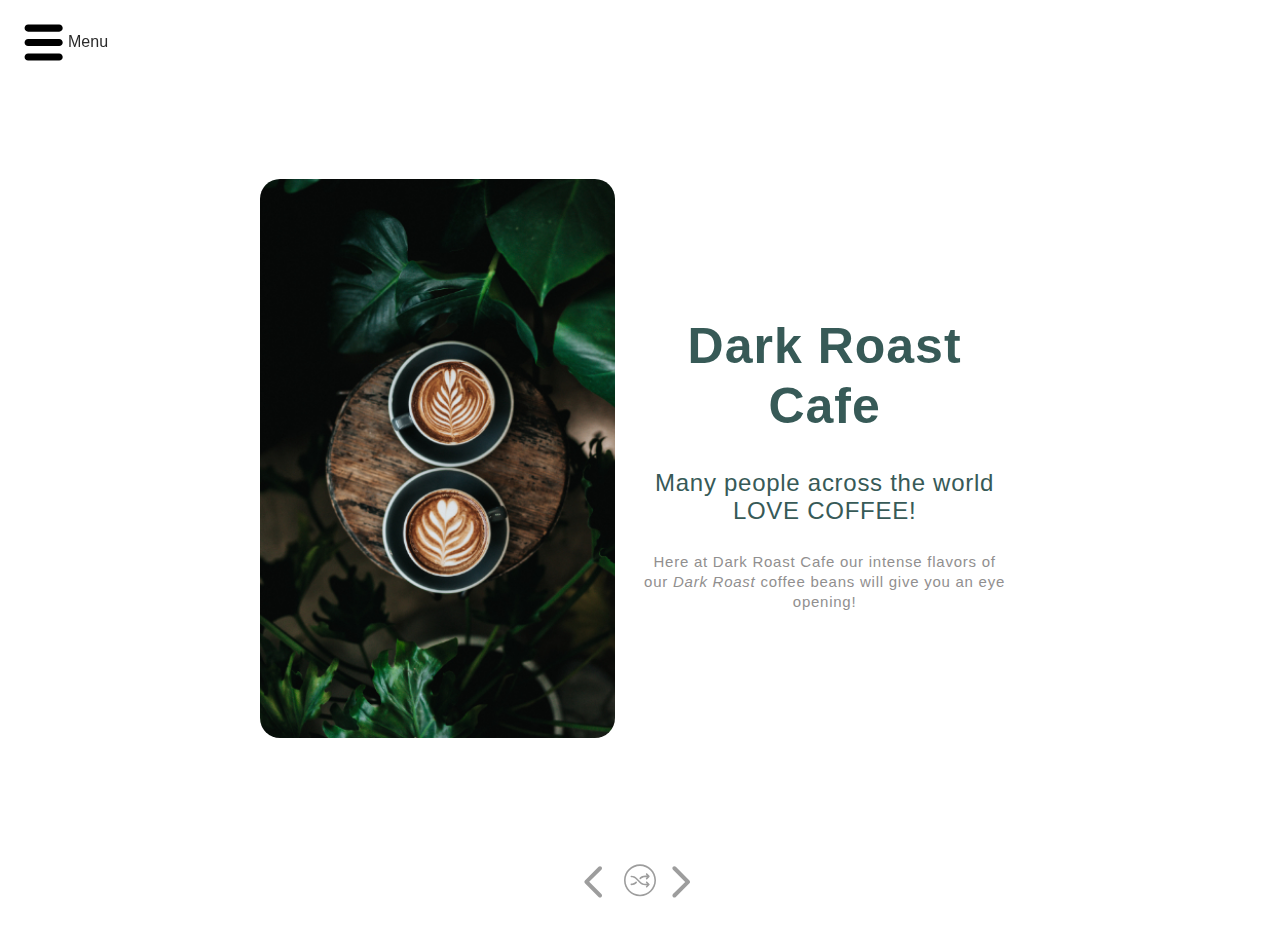
<file: index.html>
<!DOCTYPE html>
<html lang="en">
<head>
    <meta charset="UTF-8">
    <meta http-equiv="X-UA-Compatible" content="IE=edge">
    <meta name="viewport" content="width=device-width, initial-scale=1.0">
    <title>Dark_RoastCafe</title>

    <link href="./stylesheet.css" rel="stylesheet">

   

</head>




<body>

<nav>

<a href="shop.html">Home</a>
<a href="order.html">Order</a>
<a href="about.html">About</a>
<a href="contact.html">Contact</a>
<a href="#">Buy</a>

</nav>

<main>

    <a href="#" class="toggle-nav">
       <img src="./Icons/menu 1.svg" width="39px" alt="">Menu
    </a>


<section>

    <div class="container">
    <div class="images">
           
        <img src="./img/image1.jpg" class="image1" width="388px" height="559px" alt="">
        <img src="./img/image2.jpg" class ="image2" width="388px" height="559px" alt="">
        <img src="./img/image3.jpg" class ="image3" width="388px" height="559px" alt="">
        <img src="./img/image4.jpg" class ="image4" width="388px" height="559px" alt="">
        <img src="./img/image5.jpg" class ="image5" width="388px" height="559px" alt="">
        <img src="./img/image6.jpg" class ="image6" width="388px" height="559px" alt="">
        
    </div>
  </div> 



<content>


<div class="wrapper">
    <div class="content-container">
        <div class="slider">
            <div class="slide">

                <h1>
                    Dark Roast Cafe
                </h1>
            
                <h2>
                    Many people across the world <b>LOVE COFFEE</b>!
                </h2>
            
                <p>
                    Here at Dark Roast Cafe our <b>intense</b> flavors of our <b><em>Dark Roast</em></b>  
                    coffee beans will give you an eye opening!
                </p> 
            </div>


            <div class="slide">

                <h2>
                    <b>"<em>Coffee</em></b> is what brings
                    us
                    <b>Together"</b>
                                
                </h2>

            </div>

            <div class="slide">
                <h2>
                    <b>Become</b> your very own <b>BARISTA!</b>
        
                </h2>
        
                <p>
                    Pick your own Coffee beans and will Freshly 
                    ground them just for you
                </p>
                <p>
        Will even <b>Deliver</b> it!
                </p>
        <div>
        
            <a href="./order.html"> TRY IT</a>

            </div>
        
            
            </div>

            <div class="slide">
                <h1><b>Old Fashion</b></h1>

                <h2> Pecan Pie Cold Brew !</h2>
                    <p>Our<em> earthy flavor </em>
                 <b>Brazialian</b> coffee beans, with the flavor of that traditional slice of <b><em>Pecan Pie</em></b>. 
                 </p>
                 <p>Who doesn't like that feeling of autum fall
                     <em>coziness</em> </p>
             
            </div>


            <div class="slide">

                <h1> <b>NEW</b></h1>
                   <h2>Dark Chocolate Raspberry Finish
                </h2>
                <p>
                    A roasted Cold Brew with a 
                    twisted finish of<b> Dark Chocolate and Raspberry liquor</b>, 
                    to help you <em>relax</em> after a long day 
        </p> 
        
        
            </div>


            <div class="slide">

                <h2> <b>INVENTING</b>
                    is our specialty
                </h2>
                <p>
                    To our simple Cold Brew 
        to a innovative
        Dark Chocolate Raspberry
        Finish
        </p>
        
        <p>
        We got you <b>Coverd</b>!
                </p>
            </div>

        </div>

    

    </div>

</div>



</content>




</section> 




<footer>

    <div class="icons">
        <img src="./Icons/arrow (L)gray.svg"  class="prev" width="40px" height="56" alt="">
        <img src="./Icons/random (gray).svg" class="random" width="40px" height="56" alt="">
        <img src="./Icons/arrow (R)gray.svg" class="next" width="40px" height="56" alt=""> 
    </div>

</footer>


</main>



<script src="./menu.js"></script>
<script src="./slides.js"></script>
<script src="./contentslides.js"></script>


    
</body>
</html>
</file>
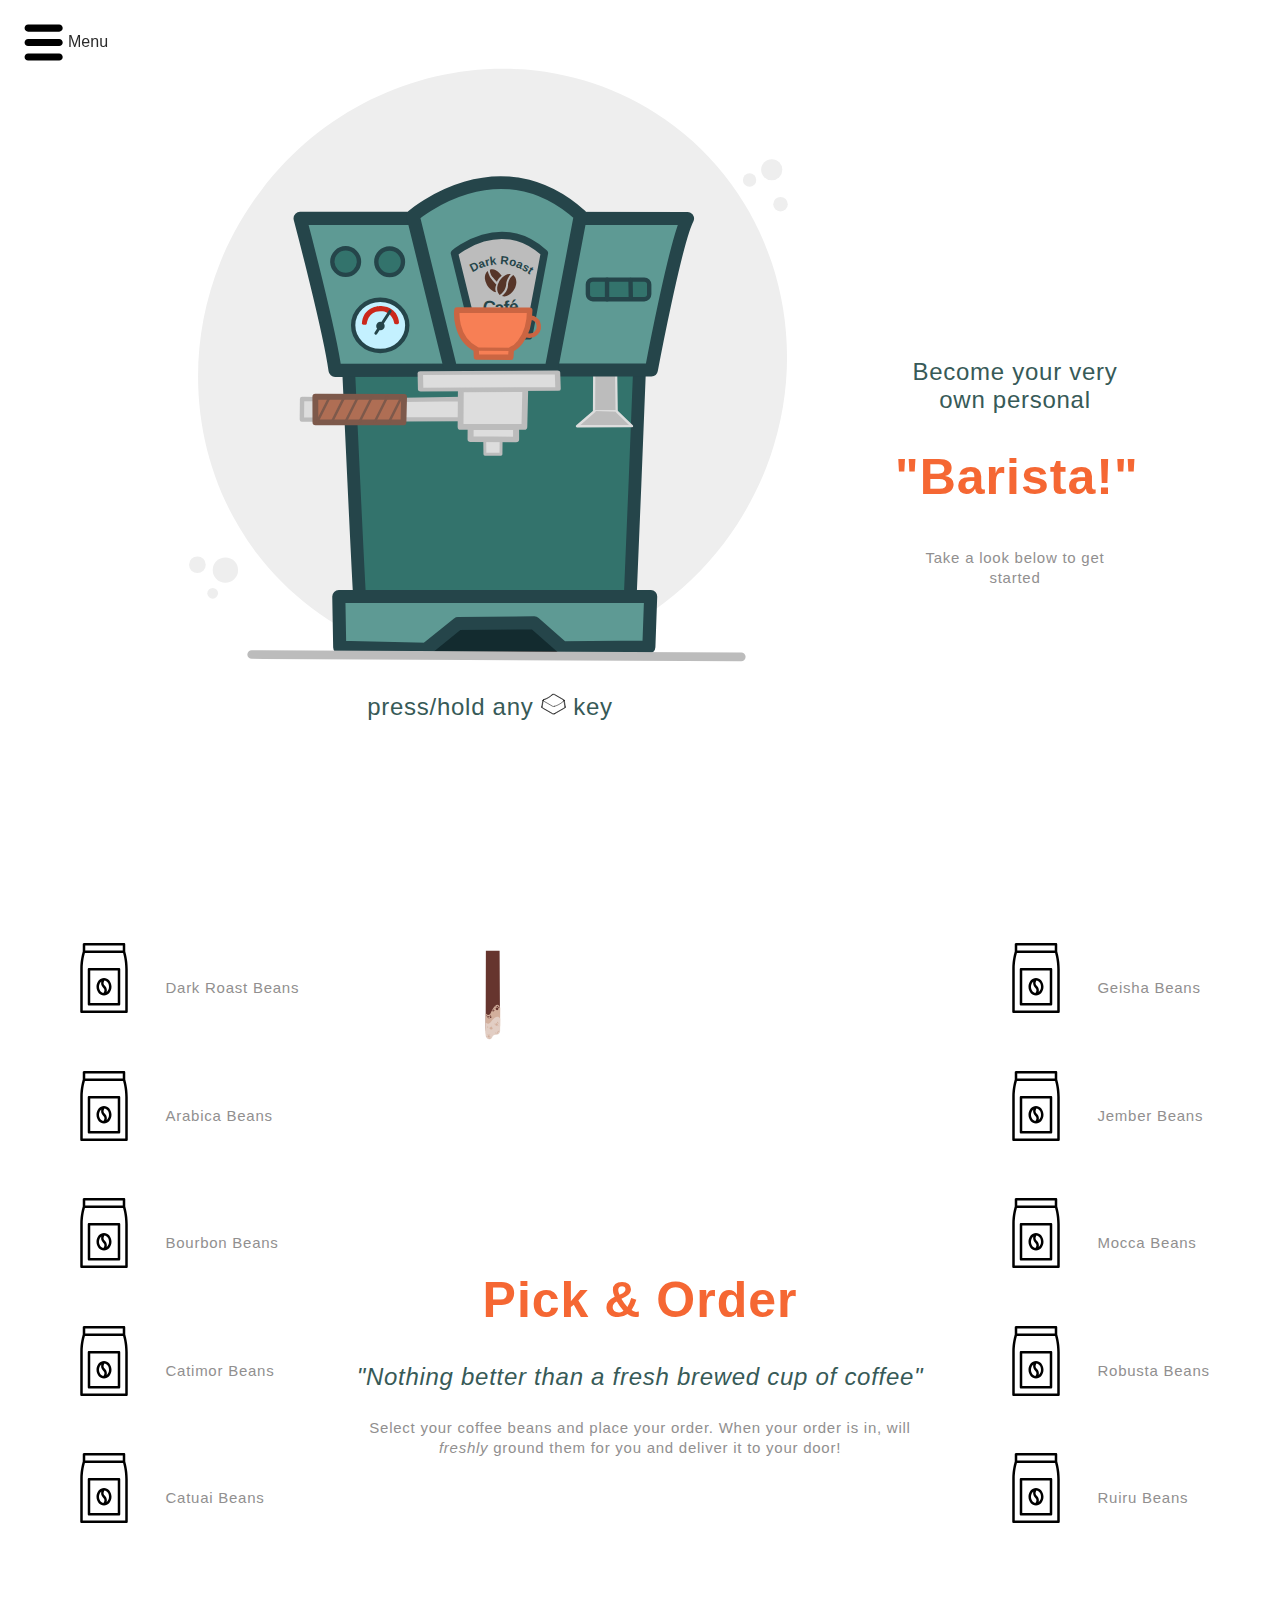
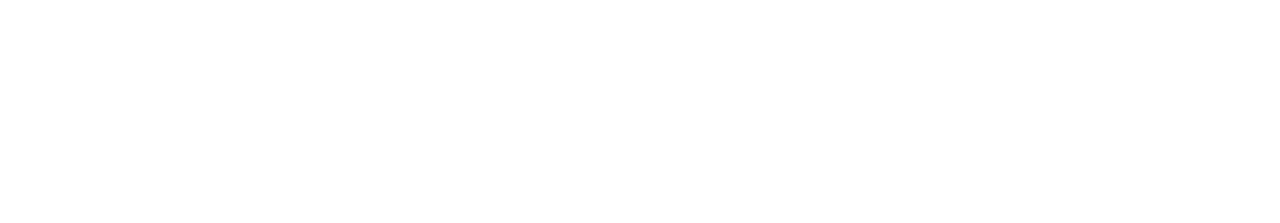
<file: order.html>
<!DOCTYPE html>
<html lang="en">
<head>
    <meta charset="UTF-8">
    <meta http-equiv="X-UA-Compatible" content="IE=edge">
    <meta name="viewport" content="width=device-width, initial-scale=1.0">
    <title>Dark_RoastCafe-Order</title>

<link rel="stylesheet" href="./order.css">

</head>
<body>
    
    <nav>
        <a href="./index.html">Home</a>
        <a href="order.html">Order</a>
        <a href="about.html">About</a>
        <a href="contact.html">Contact</a>
        <a href="#">Buy</a>
        
        </nav>


        
        <main>
        


            <a href="#" class="toggle-nav">
               <img src="./Icons/menu 1.svg" width="39px" alt="">Menu
            </a>









<!-- FIRST SECTION -->



            


    <section>


       


        <div class="coffee-machine">
          
            <div class="machine">
                <img src="./Icons/coffee machine .svg" class="coffee-machine" width="650px" alt="">
                <div id="coffee-liquid">
                </div>
                <div id="handle"> <img src="./Icons/handle .svg" width="320px" alt=""></div>
                 <div id="cup"></div>
                 <div>
                    <h2>press/hold any <img src="./Icons/noun-key.svg" width="25px" alt=""> key</h2>
                </div>

                 <div class="vapour">
                    <span style="--v:1;"></span>
                    <span style="--v:2;"></span>
                    <span style="--v:5;"></span>
                    <span style="--v:4;"></span>
                    <span style="--v:10;"></span>
                    <span style="--v:7;"></span>
                    <span style="--v:11;"></span>
                    <span style="--v:8;"></span>
                    <span style="--v:9;"></span>
                    <span style="--v:6;"></span>
                    <span style="--v:3;"></span>
                    <span style="--v:12;"></span>
                </div>

            </div>
            
        </div>





<!-- BECOME A BARISTA CONTAINER -->



        <div class="machine-heading2">

            <div class="barista-container">
                
            <h2>Become your very own personal</h2>
         <h1>"Barista!"</h1>

         <p> Take a look below to get started</p>
        
            </div>

            </div>



    </section>







<!-- SECOND SECTION -->






<section> 



    <div class="list-container">
        
        <ul>
            <li>
                <div class="coffeeBag1">
                    <div id="bagIcon1" class="icon"></div>
                    <p>Dark Roast Beans</p>               
                </div>

            </li>
            
            <li>
                <div class="coffeeBag1">
                    <div id="bagIcon2" class="icon"></div>
                    <p>Arabica Beans</p>
                </div>
            </li>

            <li>
                <div class="coffeeBag1">
                    <div id="bagIcon3" class="icon"></div>
                    <p>Bourbon Beans</p>
                </div>
            </li>

            <li>
                <div class="coffeeBag1">
                    <div id="bagIcon4" class="icon"></div>
                    <p>Catimor Beans</p>
                </div>
            </li>

            <li>
                <div class="coffeeBag1">
                    <div id="bagIcon5" class="icon"></div>
                    <p>Catuai Beans</p>
                </div>
            </li>
        

        </ul>
    
    
            

    

    </div>

    





<div>
    <article>






       <div class="content-container">
           <div class="content">
               <h1>Pick & Order</h1>
               <h2><em>"Nothing better 
                   than a fresh brewed cup of coffee"</em>
               </h2>
               
               <p>Select your <b>coffee beans</b> and place your order. When your order is in, will <em>freshly</em> ground them for you and deliver it to your door!</p>

           </div>


           
        </div>


       














    </article>

</div>







<div class="list-container2">
       
    <ul>
        <li>
            <div class="coffeeBag2">
                <div id="bagIcon6" class="icon"></div>
                <p>Geisha Beans</p>
            </div>
        </li>
        <li>
            <div class="coffeeBag2">
                <div id="bagIcon7" class="icon"></div>
                <p>Jember Beans</p>
            </div>
        </li>
        <li>
            <div class="coffeeBag2">
                <div id="bagIcon8" class="icon"></div>
                <p>Mocca Beans</p>
            </div>
        </li>
        <li>
            <div class="coffeeBag2">
                <div id="bagIcon9" class="icon"></div>
                <p>Robusta Beans</p>
            </div>
        </li>
        <li>
            <div class="coffeeBag2">
                <div id="bagIcon10" class="icon"></div>
                <p>Ruiru Beans</p>
            </div>
        </li>
       

    </ul>


        



</div>














</section>



<!-- FOOTER -->




<footer>

</footer>



</main>

<script src="./orderNAV.js"></script>
<script src="./coffeeCup.js"></script>
<script src="./coffee-liquid.js"></script>
<script src="./coffeeBag-ICON.js"></script>



</body>
</html>
</file>
<file: stylesheet.css>
@font-face {
    font-family: Nunito;
    src: url('https://fonts.googleapis.com/css2?family=Nunito:wght@700&family=Spartan&display=swap');
}

@font-face {
    font-family: Spartan;
    src: url('https://fonts.googleapis.com/css2?family=Nunito:wght@700&family=Spartan&display=swap');
}


/* BODY */


body {
	font-family: 'Nunito', sans-serif;
	font-size: 16px;
	line-height: 1.6;
	
	background-color: #ffffff;
	color: #2a2a2a;
  overflow-x: hidden;
}



/* NAVIGATION */



nav {
  position: fixed;
  top: 1;
  left: 1;
  width: 240px;
  height: 100vh;
  background-color: rgb(94, 154, 148);
  color: #ffffff;
  
  font-family: 'Nunito', sans-serif;;
  font-size: 24px;
  
  display: flex;
  flex-direction: column;
  justify-content: center;
}

nav a {
  color: #ffffff;
  text-decoration: none;
  margin: 5px 32px 5px 32px;
}







/* MAIN */





main {
    position:relative;
    z-index: index 1;
    background-color: #ffffff;
    min-height: 101vh;
    transition: transform 0.5s;
    
}


main.open {
    transform: translate(240px, 0);
}




/* TOGGLE */





a.toggle-nav {
    position: fixed;
    top: 0;
    left: 0;
    padding: 24px;
    text-decoration: none;
    color: #2a2a2a;
  }
  
  a.toggle-nav img {
    margin: 0 5px 0 0;
    vertical-align: middle;
  }






/* SECTION */







section {
    display:flex;
    align-items: center;
    justify-content: center;
    height: 100vh;
 
}


section div {
  width: 350px;
}





/* SECTION IMAGE LIST */





section .container{
border-radius: 20px;
  width: 335px;
  padding:0 20px 0 0px;
  margin: 0 10px 0 0;
  overflow: hidden;
}


.images {
  display: flex;
  
}







/* SECTION CONTENT */





.wrapper {
  width: 395px;
  padding: auto;
  margin:auto;
  overflow: hidden;
}



section .content-container {
  height: 539px;
  position: relative;
  margin: 10px;
}



.slider {
  display: flex;
  height: 100%;
  width: 650%;
  transition: all 0.3s;
  
  
}



.slide {
  flex-basis:100%;
  align-items: center;
  justify-content: center; 
  padding:auto;
  margin: auto;

}








/* CONTENT TEXT */







h1 {
  font-family: 'Nunito', sans-serif;
  font-style: normal;
font-weight: 800;
font-size: 50px;
line-height: 60px;
letter-spacing: .02em;
text-align: center;
color: rgba(55, 90, 87, 1);


}

h2 {
  font-family: 'Spartan', sans-serif;
font-weight: 120;
font-size: 24px;
line-height: 28px;
letter-spacing: .03em;
text-align: center;
color: #375A57;

}


p {
  font-family: 'Spartan', sans-serif;
  font-weight:120;
  font-size: 15px;
  line-height: 20px;
  text-align: center;
  letter-spacing: 0.05em;
  color: rgb(145, 143, 143);

  padding: 7px;
}






/* CONTENT BUTTON IMAGE 3 */



.slide a{
  
  margin-left: 115px;

}

content a:hover {
 background-color:rgb(245, 103, 51) ;
}

content a:active {
  background-color:rgb(197, 83, 41);
}



div a{
  
  position:absolute;
  width:140px;
  height:47px;
  
  background:rgb(247, 127, 85);
  border-radius:11px;
  border-style: hidden;

  font-family:'Spartan', sans-serif;
  font-style:normal;
  font-weight:800;
  font-size:24px;
  
  
  
  text-align: center;
  text-decoration: none;
  color: #FFFFFF;
  

}




a .slide :hover{
background-color:rgb(197, 102, 68) ;
}






/* FOOTER */






footer {
  position: absolute;
  bottom: 0;
  left: 0;
  width: 100%;
  padding-top: 20px;

  display: flex;
  justify-content: center;
  align-items: center;
  

}



footer img {
margin-top: 0 10px 0 10px;

}
</file>
<file: order.css>
@font-face {
    font-family: Nunito;
    src: url('https://fonts.googleapis.com/css2?family=Nunito:wght@700&family=Spartan&display=swap');
}

@font-face {
    font-family: Spartan;
    src: url('https://fonts.googleapis.com/css2?family=Nunito:wght@700&family=Spartan&display=swap');
}


/* BODY */


body {
	font-family: 'Nunito', sans-serif;
	font-size: 16px;
	line-height: 1.6;
	
	background-color: #ffffff;
	color: #2a2a2a;
  overflow-x: hidden;
}



/* NAVIGATION */



nav {
  position: fixed;
  top: 1;
  left: 1;
  width: 240px;
  height: 100vh;
  background-color: rgb(94, 154, 148);
  color: #ffffff;
  
  font-family: 'Nunito', sans-serif;;
  font-size: 24px;
  
  display: flex;
  flex-direction: column;
  justify-content: center;
}

nav a {
  color: #ffffff;
  text-decoration: none;
  margin: 5px 32px 5px 32px;
}







/* MAIN */





main {
    position:relative;
    z-index: index 1;
    background-color: #ffffff;
    min-height: 101vh;
    transition: transform 0.5s;
    
}


main.open {
    transform: translate(240px, 0);
}








/* TOGGLE */





a.toggle-nav {
    position: fixed;
    top: 0;
    left: 0;
    padding: 24px;
    text-decoration: none;
    color: #2a2a2a;
  }
  
  a.toggle-nav img {
    margin: 0 5px 0 0;
    vertical-align: middle;
  }


  /* ! TOP SECTION ! */



  section {
    
    display:flex;
    align-items: center;
    justify-content: center;
    height: 100vh;
  }





/* MAIN TITLE */





.machine-heading2 {
  position: relative;
  width: 300px;
  height: 300px;
  top: 0;
  left: 50px;
  
}


.barista-container {
  padding:20px;
  margin: 10px;
}








/* MAIN IMAGES */


.machine {
  position: relative;
  top: 0;
  left: 0;
}




.coffee-machine {
  position: relative;
  top: 0;
  left: 0;
}







#cup {
  background-image: url('./Icons/coffee-cup.svg');
  background-repeat:no-repeat;
  position: absolute;
  top: 255px;
  left: 285px;
  transition-property: bottom;
  transition-duration: 1s;
  width: 95px;
  height: 80px;
  padding: auto;
  margin:auto;
}



#coffee-liquid {
  background-image: url('./Icons/coffee\ liquid.svg');
  background-repeat:no-repeat;
  position:absolute;
  left:309px;
  margin-top:275px;
  transition-property: top;
  transition-duration: 1s;
  width: 39px;
  height: 110px;
}



#handle {
  position: absolute;
  background-repeat: no-repeat;
  top:299px;
  left:107px;
 
}




/* VAPOUR ANIMATION */


.vapour{
position: relative;
display: flex;
z-index: 1;
bottom: 220px;
padding: 0 20px;
justify-content: center;

}


.vapour span{
position: relative;
bottom: 50px;
display: block;
margin: 0 2px 50px;
min-width: 5px;
height: 90px;
background: #ffffff;
border-radius: 50%;
animation: animate 5s linear infinite;
opacity: 0;
filter: blur(10px);
animation-delay: calc(var(--v) * -0.5s);
}


@keyframes animate {
  0% {
    transform: translateY(0) scaleX(1);
  }
  15% {
    opacity: 1;
  }
  50% {
    transform: translateY(-150px) scaleX(5);
  }
  95% {
    opacity:0;
  }
  100% {
    transform: translateY(-300px) scaleX(10);
  }
}






/* ! SECTION 2 ! */















/* COFFEE BAGS CONTAINER LEFT SIDE */





.list-container {
display:block;
  margin:auto;
  padding:auto;
    width:300px;
    height: 100vh; 
    flex-wrap: wrap;
    
}

ul{
  
  list-style: none;
  padding:5px;
  margin:5px;
  width: 250px;
  height: 100vh;

}

li{
  
  padding:10px;
  
}





.coffeeBag1  {
  
  padding: 10px;
  display: inline-block;
  flex-direction: column;
  justify-content: center; 
  text-decoration: none;
  width: 330px;
  
}


.coffeeBag1 p {
  
  position: relative;
  display: inline;
  bottom: 25px;

}


.icon {

  background-image: url('./Icons/coffee\ bag.svg');
  background-repeat: no-repeat;
  background-size: contain;

  display: inline-block;
  flex-direction: column;
  justify-content: center; 
  align-items: center;

  width: 100px;
  height: 80px;
}

.iconOpen {
  
  background-image: url('./Icons/coffee\ bag\ open.svg');
  background-repeat: no-repeat;
  background-size: cover;

  
  
  display: inline-block;
  flex-direction: column;
  justify-content: center; 

  width: 100px;
  height: 80px;
}






/* COFFE BAGS SHAKE */

.icon:hover{
  animation: shake 0.5s;
  animation-iteration-count: infinite;
  
}




@keyframes shake {
  0% { transform: translate(1px, 1px) rotate(0deg); }
  10% { transform: translate(-1px, -2px) rotate(-1deg); }
  20% { transform: translate(-3px, 0px) rotate(1deg); }
  30% { transform: translate(3px, 2px) rotate(0deg); }
  40% { transform: translate(1px, -1px) rotate(1deg); }
  50% { transform: translate(-1px, 2px) rotate(-1deg); }
  60% { transform: translate(-3px, 1px) rotate(0deg); }
  70% { transform: translate(3px, 1px) rotate(-1deg); }
  80% { transform: translate(-1px, -1px) rotate(1deg); }
  90% { transform: translate(1px, 2px) rotate(0deg); }
  100% { transform: translate(1px, -2px) rotate(-1deg); }
}





/* COFFEE BAGS CONTAINER RIGHT SIDE */




.list-container2 {
  
  margin:auto;
  padding:auto;
    width:300px;
    height: 100vh; 
flex-wrap: wrap;
    
}



.coffeeBag2  {
  padding: 10px;
  display: inline-block;
  flex-direction: column;
  justify-content: center; 
  text-decoration: none;
  width: 280px;

 
}


.coffeeBag2 p {
  
  position: relative;
  display: inline;
  bottom: 25px;

}







/*  ATICLE SECTION */





article {
  
  display:flex;
  align-items: center;
  justify-content: center;
  height: 100vh;
  
}




.content-container {
display: flex;
justify-content: center;
align-content: center;
flex-direction: column;
width: 600px;
height: 100vh;

}



.content {

padding:10px;
}



/*  SHOPPING CART  */


.cart-container {
display: flex;
flex-direction: column;
align-items: center;
}

.cart-button {
background-color: #fff;
color: #375A57;
padding: 15px;
border-radius: 10px;
font-weight: 900;
width: 100%;
cursor: pointer;
display: flex;
align-items: center;
}

.cart-content {
background-color: #fff;
color: #375A57;
padding: 0 10px;
border-radius: 10px;
display: flex;
flex-direction: column;
width: 300px;
box-shadow: 0 -20px 100px 7px #364b835e;
z-index: -1;
}

.cart-content_item-cart {
  display: flex;
}

.item-card_product-image {
  width: 80px;
  margin: 10px 0;
  margin-right: 10px;
  border-radius: 8px;
}

.item-card_data-product {
  display: flex;
  flex-direction: column;
  margin:15px 0;
}

.data-product_title {
  font-size: 20px;
  font-weight: 900;
}

.data-product_price-row {
  display: flex;
  justify-content: flex-end;
  align-items: center;
}





  /* FONT TYPE */




  h1 {
    font-family: 'Nunito', sans-serif;
    font-style: normal;
  font-weight: 800;
  font-size: 50px;
  line-height: 60px;
  letter-spacing: .02em;
  text-align: center;
  color: rgb(245, 103, 51);
  
  
  }
  
  h2 {
    font-family: 'Spartan', sans-serif;
  font-weight: 120;
  font-size: 24px;
  line-height: 28px;
  letter-spacing: .03em;
  text-align: center;
  color: #375A57;
  
  }
  
  
  p {
    font-family: 'Spartan', sans-serif;
    font-weight:120;
    font-size: 15px;
    line-height: 20px;
    text-align: center;
    letter-spacing: 0.05em;
    color: rgb(145, 143, 143);
  
    padding: 7px;
  }





  /* FOOTER */
</file>
